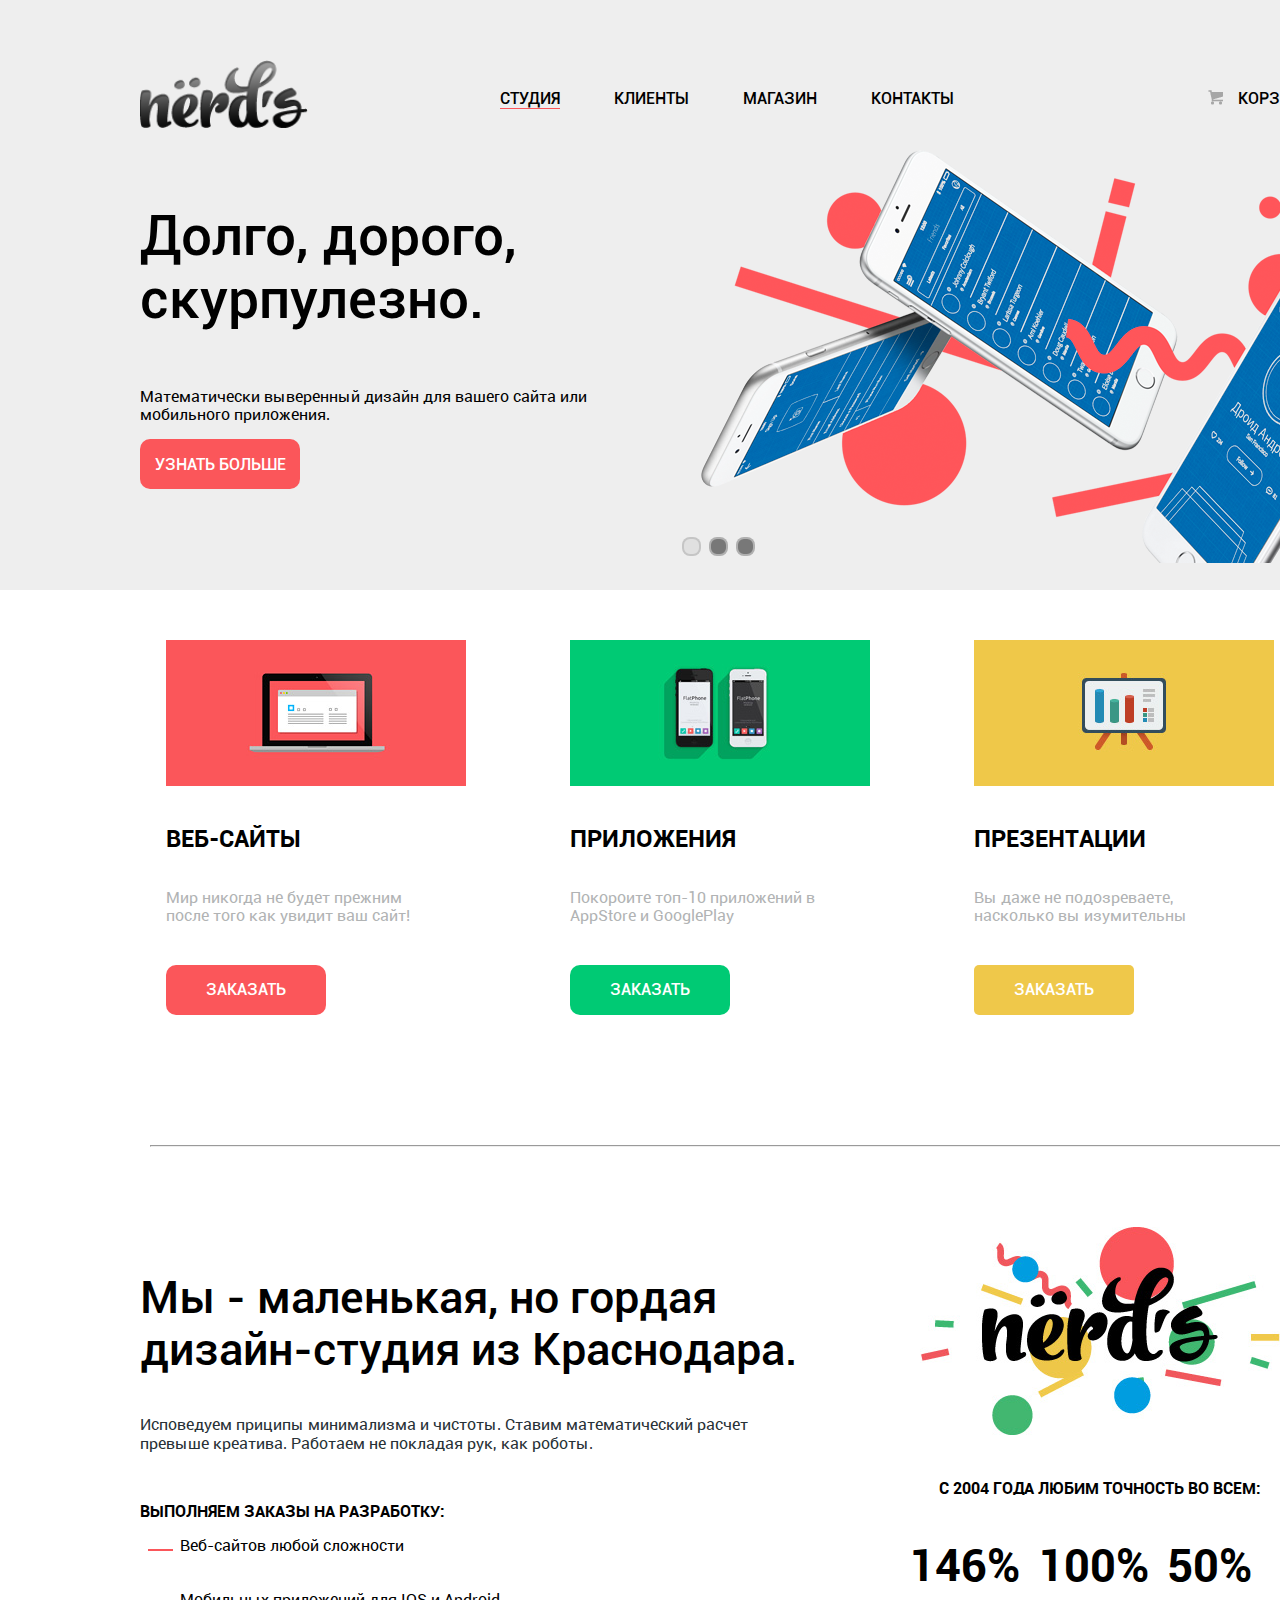
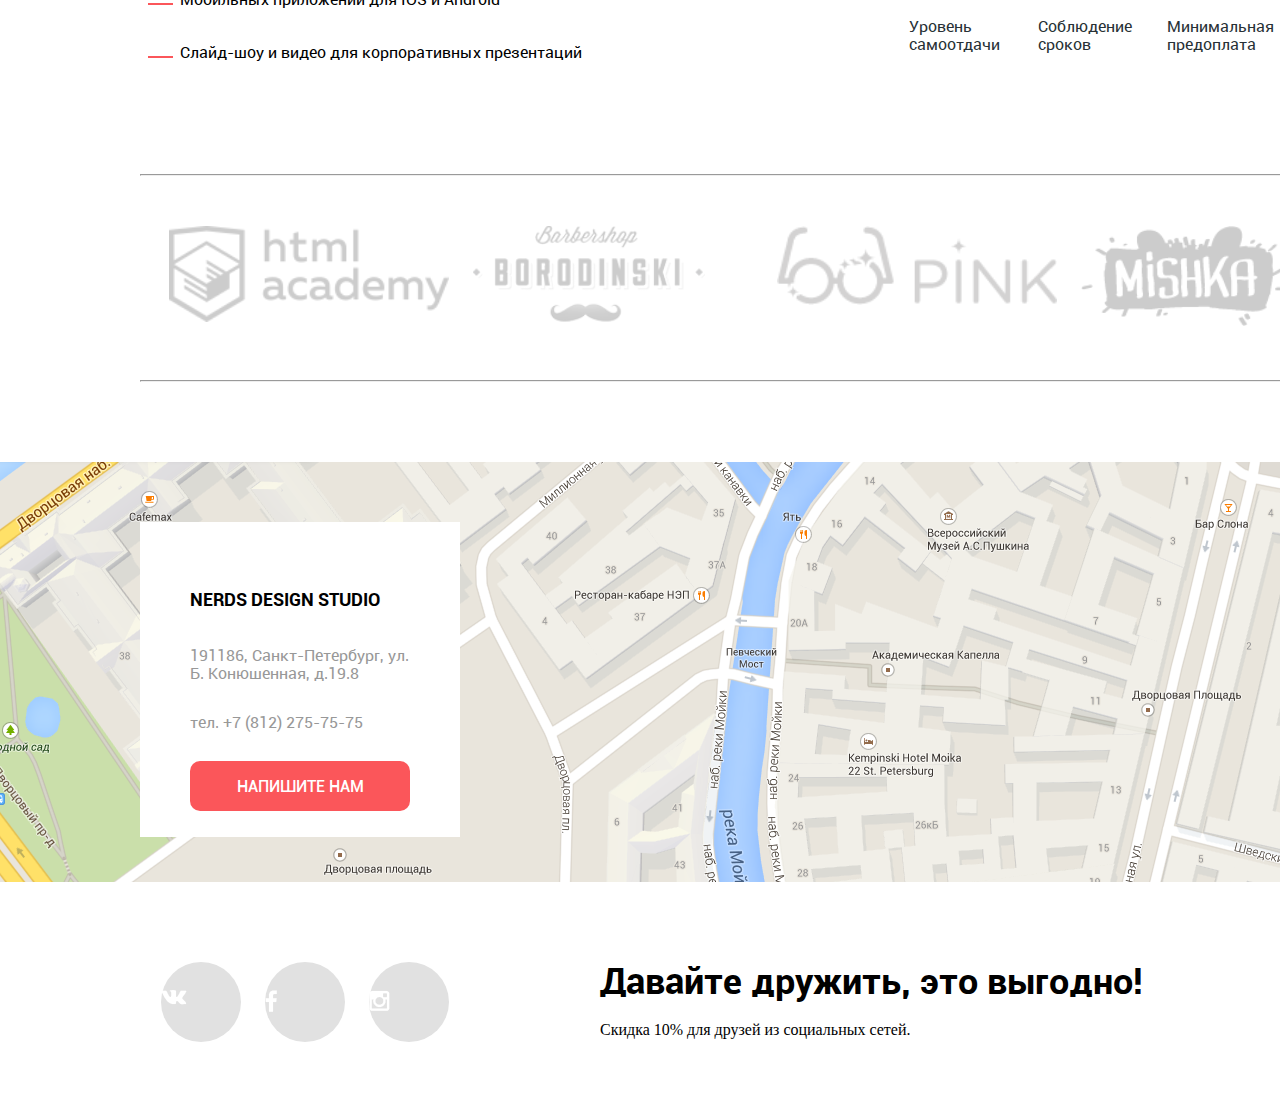
<file: index.html>
<!DOCTYPE html>
<html>
<head>
	<title>frontEND</title>
	<meta charset="utf-8">
	<meta name="viewport" content="width=device-width, initial-scale=1.0">
	<link rel="stylesheet" type="text/css" href="css/style.css">
    <link rel="stylesheet" type="text/css" href="css/normalize.css">
</head>
<body>
    <header>

		<nav>
            <div class="logo">
              <a href="index.html" class="nerds"></a>
            </div>
			<ul>
				<li><a href="index.html" class="active">студия</a></li>
				<li><a href="#">клиенты</a></li>
				<li><a href="catalog.html">магазин</a></li>
				<li><a href="#contacts">контакты</a></li>
				<li><a href="#">корзина</a></li>
			</ul>
		</nav>

        <div class='slider'>
            <input type="radio" name="slide" id="slider1" checked="checked">
            <label for="slider1"></label>
            <div class="wrapslide">
                <div class="slideleft">
                    <p class="fontslide1">Долго, дорого, скурпулезно.</p>
                    <p class="fontslide2">Математически выверенный дизайн для вашего сайта или мобильного приложения.</p>
                    <button type="submit" name="learnmore" alt="learn more" class="buttonslide">Узнать больше</button>
                </div>
                <div class="slideright>">
                    <img src="img/slide1.png"  height="100%">
                </div>
            </div>

            <input type="radio" name="slide" id="slider2">
            <label for="slider2"></label>
            <div class="wrapslide">
               <div class="slideleft">
                    <p class="fontslide1">Любим математику как никто другой</p>
                    <p class="fontslide2">Никакого креатива, только математические формулы для расчета идеальых пропорций.</p>
                    <button type="submit" name="learnmore" alt="learn more" class="buttonslide">Узнать больше</button>
                </div>
                <div class="slideright>">
                    <img src="img/slide2.png">
                </div>
            </div>

            <input type="radio" name="slide" id="slider3">
            <label for="slider3"></label>
            <div class="wrapslide">
                <div class="slideleft">
                    <p class="fontslide1">Только ночь, только хардкор</p>
                    <p class="fontslide2">Работать днем, как все? Мы против этого. Блие к полуночи работа только начинается.</p>
                    <button type="submit" name="learnmore" alt="learn more" class="buttonslide">Узнать больше</button>
                </div>
                <div class="slideright>">
                    <img src="img/slide3.png">
                </div>
            </div>
        </div>
    </header>

    <main>

<!--advantages-->
        <div class="advantages">
            <div class="advantage">
                <img src="img/illustration1.png" alt="sites">
                <p class="fontadv1">веб-сайты</p>
                <p class="fontadv2">Мир никогда не будет прежним после того как увидит ваш сайт!</p>
                <button type="submit" name="get" alt="get" class="buttonadv1">заказать</button>
            </div>
            <div class="advantage">
                <img src="img/illustration2.png" alt="applications">
                <p class="fontadv1">приложения</p>
                <p class="fontadv2">Покороите топ-10 приложений в AppStore и GooglePlay</p>
                <button type="submit" name="get" alt="get" class="buttonadv2">заказать</button>
            </div>
            <div class="advantage">
                <img src="img/illustration3.png" alt="presentations">
                <p class="fontadv1">презентации</p>
                <p class="fontadv2">Вы даже не подозреваете, насколько вы изумительны</p>
                <button type="submit" name="get" alt="get" class="buttonadv3">заказать</button>
            </div>
        </div>
        <hr>

<!--studio-->
        <div class="studio">
            <div class="studioleft">
                <p class="fontstudio1">Мы - маленькая, но гордая дизайн-студия из Краснодара.</p>
                <p class="fontstudio2">Исповедуем приципы минимализма и чистоты. Ставим математический расчет превыше креатива. Работаем не покладая рук, как роботы.</p>
                <p class="fontstudio3">выполняем заказы на разработку:</p>
                <ul>
                    <li>Веб-сайтов любой сложности</li>
                    <li>Мобильных приложений для IOS и Android</li>
                    <li>Слайд-шоу и видео для корпоративных презентаций</li>
                </ul>
            </div>
            <div class="studioright">
                <img src="img/nerds-illustration.png">
                <p class="fontstudio4">с 2004 года любим точность во всем:</p>
                <div class="statstudio">
                    <p class="statfont">146%</p>
                    <p class="fontstudio2">Уровень самоотдачи</p>
                </div>
                <div class="statstudio">
                    <p class="statfont">100%</p>
                    <p class="fontstudio2">Соблюдение сроков</p>
                </div>
                <div class="statstudio">
                    <p class="statfont">50%</p>
                    <p class="fontstudio2">Минимальная предоплата</p>
                </div>
            </div>
            <div class="clearfix"></div>
            <div class="studiodown">
                <hr>
                <a href="#" class="studiologo1"></a>
                <a href="#" class="studiologo2"></a>
                <a href="#" class="studiologo3"></a>
                <a href="#" class="studiologo4"></a>
                <hr>
                <a name="contacts"></a>
            </div>
        </div>

        <div class="map">
            <div class="foundus">
            <script type="text/javascript" charset="utf-8" async src="https://api-maps.yandex.ru/services/constructor/1.0/js/?um=constructor%3A2ee70a2e2be2fd47ef15c1600d56e0e2c3b91c9f6782af442c60b361f3baac64&amp;width=100%25&amp;height=420&amp;lang=ru_RU&amp;scroll=true"></script>
            </div>
            <div class="writeus">
                <p class="fontmap1">nerds design studio </p>
                <p class="fontmap2">191186, Санкт-Петербург, ул. Б. Конюшенная, д.19.8 </p>
                <p class="fontmap2">тел. +7 (812) 275-75-75 </p>
                <button type="submit" name="writeus" alt="writeus"  class="buttonmap" >напишите нам</button>
            </div>
            
     <div class="writeusform">
         <button type="close" name="close" alt="close" class="buttonclose">X</button>
         <p class="fontwriteusform1">Напишите нам</p>
         <form>
             <div class="inputform">
                <label for="name" class="fontwriteusform2">Ваше имя:</label>
                <input type="text" placeholder="Представьтесь,пожалуйста" class="inputwriteus1" id="name">
             </div>
             <div class="inputform">
                <label for="name" class="fontwriteusform2">Ваш e-mail:</label>
                <input type="text" placeholder="Для отправки ответа" class="inputwriteus1" id="mail">
             </div>
             <label for="name" class="fontwriteusform2">Текст письма:</label>
             <input type="text" placeholder="В свободной форме" class="inputwriteus2" id="message">
             <button type="submit" name="sell" alt="sell" class="buttonwriteus1">отправить</button>
      </div>

        </div>
    </main>

       

    <footer>
        <div class="footerleft">
            <div class="circlelogo">
                <a href="#"><img src="img/vk-icon.png"></a>
            </div>
            <div class="circlelogo">
                 <a href="#"><img src="img/fb-icon.png"></a>
            </div>
            <div class="circlelogo">
                 <a href="#"><img src="img/insta-icon.png"></a>
            </div>
        </div>
        <div class="footerright">
            <p class="fontfooter1">Давайте дружить, это выгодно!</p>
            <p class="fontfooter2">Скидка 10% для друзей из социальных сетей.</p>
        </div>
    </footer>

    <script src="js/script.js"></script>
</body>

</html>
</file>
<file: css/style.css>
@font-face {
    font-family:'Roboto-Black';
    src: url('../fonts/Roboto-Black.ttf');
}

@font-face {
    font-family:'Roboto-BlackItalic';
    src: url('../fonts/Roboto-BlackItalic.ttf');
}

@font-face {
    font-family:'Roboto-Bold';
    src: url('../fonts/Roboto-Bold.ttf');
}

@font-face {
    font-family:'Roboto-BoldCondensed';
    src: url('../fonts/Roboto-BoldCondensed.ttf');
}

@font-face {
    font-family:'Roboto-BoldCondensedItalic';
    src: url('../fonts/Roboto-BoldCondensedItalic.ttf');
}


@font-face {
    font-family:'Roboto-BoldItalic';
    src: url('../fonts/Roboto-BoldItalic.ttf');
}

@font-face {
    font-family:'Roboto-Condensed';
    src: url('../fonts/Roboto-Condensed.ttf');
}

@font-face {
    font-family:'Roboto-CondensedItalic';
    src: url('../fonts/Roboto-CondensedItalic.ttf');
}

@font-face {
    font-family:'Roboto-Italic';
    src: url('../fonts/Roboto-Italic.ttf');
}

@font-face {
    font-family:'Roboto-Light';
    src: url('../fonts/Roboto-Light.ttf');
}

@font-face {
    font-family:'Roboto-LightItalic';
    src: url('../fonts/Roboto-LightItalic.ttf');
}

@font-face {
    font-family:'Roboto-Medium';
    src: url('../fonts/Roboto-Medium.ttf');
}

@font-face {
    font-family:'Roboto-MediumItalic';
    src: url('../fonts/Roboto-MediumItalic.ttf');
}

@font-face {
    font-family:'Roboto-Regular';
    src :url('../fonts/Roboto-Regular.ttf');
}

@font-face {
    font-family:'Roboto-Thin';
    src :url('../fonts/Roboto-Thin.ttf');
}

@font-face {
    font-family:'Roboto-ThinItalic';
    src: url('../fonts/Roboto-ThinItalic.ttf');
}



.clearfix {
    clear: both;
}

body{
    width: 1440px;
    margin: 0 auto;
}

.active{
    border-bottom: 1px solid #fb565a;
}


header{
    min-height: 590px;
    background-color: #eeeeee;
}

    nav{
        height: 150px;
        background-color: #eeeeee;
        font-size: 16px;
        font-family: Roboto-Medium, Arial, Sans-Serif;
    }

   .logo{
      padding-top: 50px;
      padding-left: 140px;
      float: left;
    }


    .nerds{
        width: 170px;
        height: 70px;
        background: url('../img/nerds-logo.png') no-repeat;
        background-size: contain;
        display: block;
    }

    .nerds:hover{
        background: url('../img/nerds-logohover.png') no-repeat;
    }

    .nerds:active{
        background: url('../img/nerds-logoactive.png') no-repeat;
    }

    nav ul {
      list-style: none; 
      margin: 0; 
      padding-top: 80px; 
      padding-left: 500px;
    }

    nav a{
      text-decoration: none;
      text-transform: uppercase;
      text-align: center;
      color: black;
      display: block;
      margin-top: 10px;
      margin-right: 50px;
    }

    nav a:hover{
        color: #fb565a;
    }

    nav a:active{
        color: #bcbcbc;
    }

    nav li{
      display: inline-block;
    }

    nav li:last-child{
        margin-left: 200px;
        background: url(../img/cart-icon.png) no-repeat left; 
        background-position-y: 10px;
        padding-left: 30px;
    }

/*----------------------------slider----------------------*/
    .slider{
        height: 430px;
        position: relative;
        text-align: center;
    }

    .slider > input {
        display: none;
    }

    .slider > input + label {
        display: inline-block;
        width: 15px;
        height: 15px;
        border-radius: 8px;
        background: rgba(90, 90, 90, 0.8);
        border: 2px solid rgba(190, 190, 190, 0.8);
        cursor: pointer;
        z-index: 100;
        position: relative;
        margin-right: 4px;
        top: 90%;
        transition: background 0.8s ease-out 0s;
    }

    .slider > input + label:hover {
        background: rgba(250, 250, 250, 0.8);
    }

    .slider > input:checked + label {
        background: rgba(220, 220, 220, 0.8);
    }

    .wrapslide {
        position: absolute;
        top: 0px;
        left: 0px;
        right: 0px;
        bottom: 0px;
        z-index: 0;
    }

    .wrapslide {
        visibility: hidden;
        opacity: 0;
        transition: opacity 0.8s ease-out 0.1s, visibility 0.1s ease-out 0.9s;
    }

    .slider > input:checked + label + .wrapslide {
        visibility: visible;
        opacity: 1;
        transition: opacity 0.8s ease-out 0.1s, visibility 0.1s ease-out 0s;
    }

    .slideleft{
        width: 520px;
        float: left;
        margin-left: 140px;
    }

    .slideright{
        width: 700px;
        height: 400px;
        float: left;
    }

    /*-----------------endslider---------------------*/

    .buttonslide{
      font-family: Roboto-Medium;
      font-size: 16px;
      color: white;
      text-transform: uppercase;
      float: left;
      background-color: #fb565a;
      border-radius: 10px;
      width: 160px;
      height: 50px;
      border: none;
      cursor: pointer;
    }

     .buttonslide:hover{
       background-color: #e74246;
    }

    .buttonslide:active{
       background-color: #d7373b;
       color: #e38486;
    }

    .fontslide1{
        font-family: Roboto-Medium, Arial, Helvetica, sans-serif;
        font-size: 55px;
        text-align: left;
    }

    .fontslide2{
        font-family: Roboto-Regular, Arial, Helvetica, sans-serif;
        font-size: 16px;
        text-align: left;
    }


.advantages{
   width: 100%;
   text-align: center;
    }

   .advantage{
      width: 300px;
      margin: 50px;
      display: inline-block;
        }

   .fontadv1{
     text-transform: uppercase;
     font-family: Roboto-Bold, Arial, Helvetica, sans-serif;
     font-size: 24px;
     text-align: left;
     margin: 35px 0;
        }

   .fontadv2{
     font-family: Roboto-Regular, Arial, Helvetica, sans-serif;
     font-size: 16px;
     text-align: left;
     color: #b1b3b4;
     margin: 0 20px 40px 0;
        }

   .buttonadv1{
     font-family: Roboto-Medium;
     font-size: 16px;
     color: white;
     text-transform: uppercase;
     float: left;
     background-color: #fb565a;
     border-radius: 10px;
     width: 160px;
     height: 50px;
     border: none;
     cursor: pointer;
        }

    .buttonadv1:hover{
        background-color: #e74246;
    }

    .buttonadv1:active{
        background-color: #d7373b;
        color: #e38486;
    }

    .buttonadv2{
      font-family: Roboto-Medium;
      font-size: 16px;
      color: white;
      text-transform: uppercase;
      float: left;
      background-color: #00ca74;
      border-radius: 10px;
      width: 160px;
      height: 50px;
      border: none;
      cursor: pointer;
        }

    .buttonadv2:hover{
        background-color: #00bc6c;
    }

    .buttonadv2:active{
        background-color: #00aa62;
        color: #74c69a;
    }

    .buttonadv3{
      font-family: Roboto-Medium;
      font-size: 16px;
      color: white;
      text-transform: uppercase;
      float: left;
      background-color: #efc84a;
      border-radius: 5px;
      width: 160px;
      height: 50px;
      border: none;
      cursor: pointer;
        }

    .buttonadv3:hover{
        background-color: #eab534;
    }

    .buttonadv3:active{
        background-color: #e5a722;
        color: #edc47c;
    }

hr{
    color: rgba(192, 192, 192, 0.2);
    margin: 80px 150px;
}

.studio{
    width: 100%;


}

    .studioleft{
        width: 700px;
        float: left;
        margin-right: 50px;
        margin-left: 140px;
    }

        .fontstudio1{
            font-family: Roboto-Medium, Arial, Helvetica, sans-serif;
            font-size: 45px;
            text-align: left;
            margin-bottom: 40px;
        }

        .fontstudio2{
            font-family: Roboto-Regular, Arial, Helvetica, sans-serif;
            font-size: 16px;
            text-align: left;
            padding-right: 30px;
            color: #283136;
            margin-bottom: 50px;

        }

        .fontstudio3{
            text-transform: uppercase;
            font-family: Roboto-Bold, Arial, Helvetica, sans-serif;
            font-size: 16px;
            text-align: left;
        }

        .fontstudio4{
            text-transform: uppercase;
            font-family: Roboto-Bold, Arial, Helvetica, sans-serif;
            font-size: 16px;
            text-align: center;
            margin-top: 40px;
        }


        .studio li{
            font-family: Roboto-Regular, Arial, Helvetica, sans-serif;
            font-size: 16px;
            text-align: left;
            margin-bottom: 35px;
            list-style-image: url(../img/li.png);
        }


    .studioright{
        width: 420px;
        float: left;
        text-align: center;
    }

        .statstudio{
            display: inline-block;
            width: 100px;
            margin-right: 25px;
        }

        .statfont{
            font-family: Roboto-Bold, Arial, Helvetica, sans-serif;
            font-size: 45px;
            text-align: left;
            line-height: 0.3em;
        }

    .studiodown{
        width: 100%;
        text-align: center;
        margin-top: 70px;
    }

    .studiologo1{
        display: inline-block;
        width: 280px;
        height: 100px;
        margin: 50px 10px 50px 100px;
        background: url('../img/logo-1.png') no-repeat;
        background-size: contain;

    }

    .studiologo1:hover{
        background: url('../img/logo-1hover.png') no-repeat;
        background-size: contain;
    }

    .studiologo1:active{
        background: url('../img/logo-1active.png') no-repeat;
        background-size: contain;
    }

     .studiologo2{
        display: inline-block;
        width: 280px;
        height: 100px;
        margin: 50px 10px;
        background: url('../img/logo-2.png') no-repeat;
        background-size: contain;

    }

    .studiologo2:hover{
        background: url('../img/logo-2hover.png') no-repeat;
        background-size: contain;
    }

    .studiologo2:active{
        background: url('../img/logo-2active.png') no-repeat;
        background-size: contain;
    }

    .studiologo3{
        display: inline-block;
        width: 280px;
        height: 100px;
        margin: 50px 10px;
        background: url('../img/logo-3.png') no-repeat;
        background-size: contain;

    }

    .studiologo3:hover{
        background: url('../img/logo-3hover.png') no-repeat;
        background-size: contain;
    }

    .studiologo3:active{
        background: url('../img/logo-3active.png') no-repeat;
        background-size: contain;
    }

    .studiologo4{
        display: inline-block;
        width: 280px;
        height: 100px;
        margin: 50px 10px;
        background: url('../img/logo-4.png') no-repeat;
        background-size: contain;

    }

    .studiologo4:hover{
        background: url('../img/logo-4hover.png') no-repeat;
        background-size: contain;
    }

    .studiologo4:active{
        background: url('../img/logo-4active.png') no-repeat;
        background-size: contain;
    }


    .studiodown hr{
        margin: 0 140px;
    }

.map{
    position: relative;
    width: 100%;
    height: 420px;
    margin-top: 80px;
    text-align: center;
}

    .foundus{
        width: 100%;
        height: 420px;
        background: url('../img/mapbg.png');
        z-index: -1;
    }

    .writeus{
        position: absolute;
        top: 60px;
        left: 140px;
        padding: 50px;
        width: 220px;
        height: 215px;
        background-color: white;
        z-index: 1;
    }

    .buttonmap{
        font-family: Roboto-Medium;
        font-size: 16px;
        color: white;
        text-transform: uppercase;
        float: left;
        background-color: #fb565a;
        border-radius: 10px;
        width: 220px;
        height: 50px;
        border: none;
        cursor: pointer;
    }

    .buttonmap:hover{
        background-color: #e74246;
    }

    .buttonmap:active{
        background-color: #d7373b;
        color: #e38486;
    }

    .fontmap1{
        font-family: Roboto-Bold, Arial, Helvetica, sans-serif;
        font-size: 18px;
        text-align: left;
        text-transform: uppercase;
        margin-bottom: 35px;
    }

     .fontmap2{
        font-family: Roboto-Regular, Arial, Helvetica, sans-serif;
        font-size: 16px;
        text-align: left;
        color: #989898;
        margin-bottom: 30px;
    }


/*-------------------------Write Us-----------------------------*/
    .writeusform{
        display: none;
        position: fixed;
        top: 10%;
        left: 0;
        right: 0;
        margin: 0 auto;
        width: 760px;
        height: 600px;
        padding: 80px 100px;
        background-color: white;
        box-shadow: 20px 20px 20px 5px gray;
        z-index: 3;
        animation-name: jump;
        animation-duration: 0.5s;
    }

    @keyframes jump{
        0% {transform: translateY(-2000px);}
        100% {transform: translateY(0);}
    }

    .writeusform.show{
        display: block;
    }

    .buttonclose{
        position: absolute;
        left: 800px;
        border: none;
        color: #fecccd;
        font-size: 40px;
        font-weight: bold;
        background-color: white;
        cursor: pointer;
    }

    .buttonclose:hover{
        color: #fb565a;
    }

    .buttonclose:active{
        color: #ffeeee;
    }

    .buttonwriteus1{
        font-family: Roboto-Medium;
        font-size: 16px;
        color: white;
        text-transform: uppercase;
        float: left;
        margin-top: 50px;
        background-color: #fb565a;
        border-radius: 10px;
        width: 260px;
        height: 50px;
        border: none;
        cursor: pointer;
        }

    .buttonwriteus1:hover{
        background-color: #e74246;
    }

    .buttonwriteus1:active{
        background-color: #d7373b;
        color: #e38486;
    }

    .fontwriteusform1{
        font-family: Roboto-Mediium, Arial, Helvetica, sans-serif;
        font-size: 45px;
    }

    .fontwriteusform2{
        font-family: Roboto-Bold, Arial, Helvetica, sans-serif;
        font-size: 16px;
        margin: 10px 0;
        display: block;
    }

    .inputwriteus1{
        width: 360px;
        height: 50px;
        font-family: Roboto-Regular, Arial, Helvetica, sans-serif;
        font-size: 16px;
        padding: 10px;
        margin-bottom: 40px;
        box-sizing: border-box;
    }

     .inputwriteus1:hover{
         box-shadow: 5px 5px 10px 2px #fecccd;
     }

    .inputwriteus1:focus{
        background-color: #fecccd;
    }

    .inputwriteus2{
        width: 740px;
        height: 120px;
        font-family: Roboto-Regular, Arial, Helvetica, sans-serif;
        font-size: 16px;
        padding: 10px;
        vertical-align: top;
        box-sizing: border-box;
    }

     .inputwriteus2:hover{
         box-shadow: 5px 5px 10px 2px #fecccd;
     }

    .inputwriteus2:focus{
        background-color: #fecccd;
    }

    .inputform{
        display: inline-block;
        margin-right: 10px;
    }
/*-----------------------------------end Write Us-------------------------*/

footer{
    width: 100%;
    height: 220px;
}

    .footerleft{
        width: 330px;
        text-align: center;
        margin-left: 140px;
        margin-top: 70px;
        float: left;
    }

        .circlelogo{
            width: 80px;
            height: 80px;
            background-color: #e1e1e1;
            border-radius: 50%;
            display: inline-block;
            margin: 10px;
            text-align: center;
        }

        .circlelogo:hover{
            background-color: #e74246;
        }

        .circlelogo:active{
            background-color: #d7373b;
        }

        .circlelogo img{
            display: table-cell;
            vertical-align: top;
            margin-top: 35%;
        }

    .footerright{
        width: 600px;
        height: 80px;
        float: left;
        margin-left: 130px;
        margin-top: 60px;
    }

        .fontfooter1{
            font-family: Roboto-Bold, Arial, Helvetica, sans-serif;
            font-size: 36px;
            text-align: left;
            line-height: 0.2em;
        }

        fontfooter2{
            font-family: Roboto-Regular, Arial, Helvetica, sans-serif;
            font-size: 16px;
            color: #444444;
            text-align: left;
        }

        /*---------------classes for catalog.html-------------*/

 .headercat{
    min-height: 350px;
    background-color: #eeeeee;
}

    .fontheadercat{
        font-family: Roboto-Medium, Arial, Helvetica, sans-serif;
        font-size: 55px;
        margin: 100px 350px;
    }
.mainup{
    width: 1160px;
    margin: 0 auto;
}

.mainup p{
    display: inline-block;
    text-transform: uppercase;
    margin-right: 250px;
}

    .fontmainup1{
        font-family: Roboto-Bold, Arial, Helvetica, sans-serif;
        font-size: 18px;
    }

.filter{
    display: inline-block;
}

    .filter a{
        font-family: Roboto-Regular, Arial, Helvetica, sans-serif;
        font-size: 14px;
        text-decoration: none;
        text-transform: uppercase;
        color: #cacaca;
        margin-right: 30px;
    }

    .filter a:last-child{
        margin-right: 0px;
    }

    .filter a:hover{
        color: #8b8b8b;
    }

    .filter a:active{
        color: #000000;
    }

.mainleft{
    width: 270px;
    min-height: 700px;
    margin-top: 60px;
    margin-left: 140px;
    display: inline-block;
    vertical-align: top;
}

    .price{
        width: 100%;
    }

        .range{
            width: 100%;
            height: 50px;
            background: url('../img/filter.png') no-repeat;
            text-align: center;
            padding-top: 30px;
        }

        .fontprice{
            font-family: Robobto-Regular, Arial, Helvetica, sans-serif;
            font-size: 16px;
            text-transform: uppercase;
            margin-right: 10px;
        }

        .pricetext{
            box-sizing: border-box;
            width: 75px;
            height: 40px;
            background-color: #eeeeee;
            padding: 10px;
            font-family: Robobto-Regular, Arial, Helvetica, sans-serif;
            font-size: 16px;
            text-transform: uppercase;
            margin-right: 25px;
            margin-top: 15px;
            margin-bottom: 60px;
            border: none;
        }

        .pricetext:last-child{
            margin-right: 0px;
        }

    .grid{
        width: 100%;
        height: 170px;
    }

    .wrapgrid{
        margin-bottom: 15px;
    }

        .grid input{
            display: none;
        }

        .grid label{
            position: relative;
            cursor: pointer;
            padding-left: 35px;
        }

        .grid label::before{
            position: absolute;
            top: 0px;
            left: 0px;
            width: 25px;
            height: 25px;
            background: url('../img/radio-off.png');
            content: '';
        }

        .grid input:checked + label::before{
            background: url('../img/radio-on.png');
        }


    .properties{
        width: 100%;
        height: 250px;
    }

    .wrapprop{
        margin-bottom: 20px;
    }

    .properties input{
            display: none;
        }

        .properties label{
            position: relative;
            cursor: pointer;
            padding-left: 35px;
        }

        .properties label::before{
            position: absolute;
            top: 0px;
            left: 0px;
            width: 25px;
            height: 25px;
            background: url('../img/checkbox-off.png') no-repeat;
            content: '';
        }

        .properties input:checked + label::before{
            background: url('../img/checkbox-on.png') no-repeat;
        }
        
        .fontproperties1{
            font-family: Roboto-Bold, Arial, Helvetica, sans-serif;
            font-size: 18px;
            text-transform: uppercase;
            text-align: left;
            margin-bottom: 20px;
        }

        .fontproperties2{
            font-family: Roboto-Regular, Arial, Helvetica, sans-serif;
            font-size: 16px;
            text-transform: capitalize;
            color: #283136;
            margin-left: 10px;
            text-align: left;
        }

        .properties label{
            cursor: pointer;
        }


     .buttonshow{
        font-family: Roboto-Medium;
        font-size: 16px;
        color: black;
        text-transform: uppercase;
        background-color: #eeeeee;
        border-radius: 10px;
        width: 270px;
        height: 50px;
        border: none;
        cursor: pointer;
    }

    .buttonshow:hover{
       background-color: #dfdfdf;
    }

    .buttonshow:active{
       background-color: #d5d5d5;
       color: #b5b5b5;
    }

.mainright{
    width: 860px;
    min-height: 1920px;
    margin-left: 120px;
    margin-top: 60px;
    display: inline-block;
}

.shablon{
    width: 360px;
    height: 620px;
    margin-right: 40px;
    margin-bottom: 30px;
    float: left;
    z-index: -1;
    background: url('../img/browser.png') no-repeat;
}
    .shablon:hover{
        background: url('../img/browserhover.png') no-repeat;
        box-shadow: 0px 5px 10px 2px #d9d9d9;
    }

    .shablon img{
        position: relative;
        top: 37px;
        left: -2px;
        z-index: -1;
    }


    .shablonhover{
        display: none;
        position: relative;
        top: -230px;
        width: 302px;
        height: 200px;
        text-align: center;
        padding: 30px;
        background-color: #eeeeee;
        border: none;
        z-index: 1;
    }

    .shablon:hover>.shablonhover{
        display: block;
    }


    .fontshablon1{
        font-family: Roboto-Bold, Arial, Helvetica, sans-serif;
        font-size: 18px;
        text-transform: uppercase;
        margin-bottom: 30px;
    }

    .fontshablon2{
        font-family: Roboto-Regular, Arial, Helvetica, sans-serif;
        font-size: 16px;
        color: #666666;
        padding: 0 35px;
        margin-bottom: 30px;
    }

    .buttonshablon{
      font-family: Roboto-Medium;
      font-size: 16px;
      color: white;
      text-transform: uppercase;
      float: left;
      background-color: #fb565a;
      border-radius: 10px;
      width: 160px;
      height: 50px;
      border: none;
      cursor: pointer;
      margin-left: 65px;
    }

    .buttonshablon:hover{
       background-color: #e74246;
    }

    .buttonshablon:active{
       background-color: #d7373b;
       color: #e38486;
    }

    .pages{
        width: 450px;
        height: 50px;
        margin-left: 540px;
        margin-top: 60px;
    }

        .numberpage{
            float: left;
            width: 50px;
            height: 30px;
            font-family: Roboto-Medium, Arial, Helvetica, sans-serif;
            font-size: 16px;
            text-align: center;
            vertical-align: middle;
            padding-top: 20px;
            margin-right: 10px;
            background-color: #eeeeee;
        }

        .numberpage a{
            display: block;
            height: 100%;
            color: black;
            text-decoration: none;
        }

        .numberpage:hover{
            background-color: #dfdfdf;
        }

        .numberpage:active{
            background-color: #dfdfdf;
            color: #a8a8a8;
            border-top: 3px solid #bfbfbf;
        }


 .buttonnext{
        font-family: Roboto-Medium;
        font-size: 16px;
        color: black;
        text-transform: uppercase;
        background-color: #eeeeee;
        border-radius: 10px;
        width: 250px;
        height: 50px;
        border: none;
        cursor: pointer;
    }

    .buttonnext:hover{
       background-color: #dfdfdf;
    }

    .buttonnext:active{
       background-color: #d5d5d5;
       color: #b5b5b5;
    }
</file>
